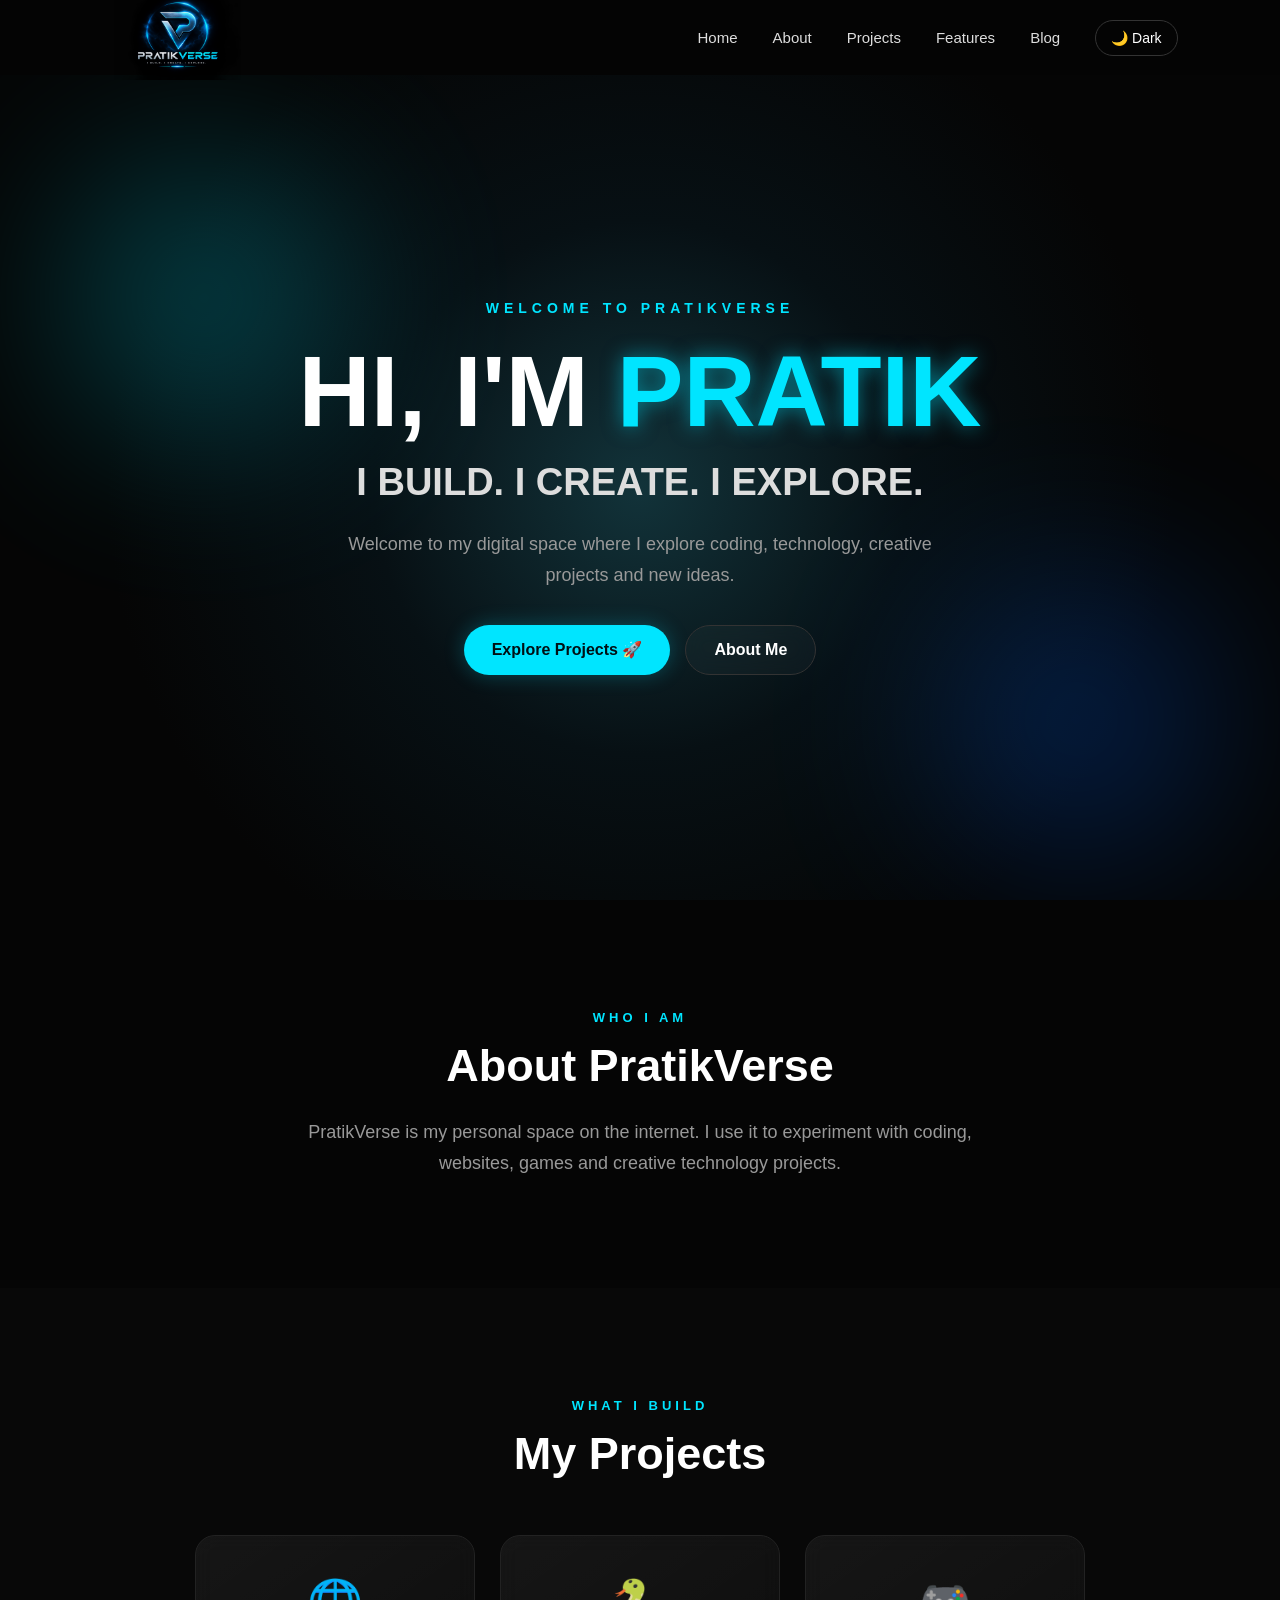
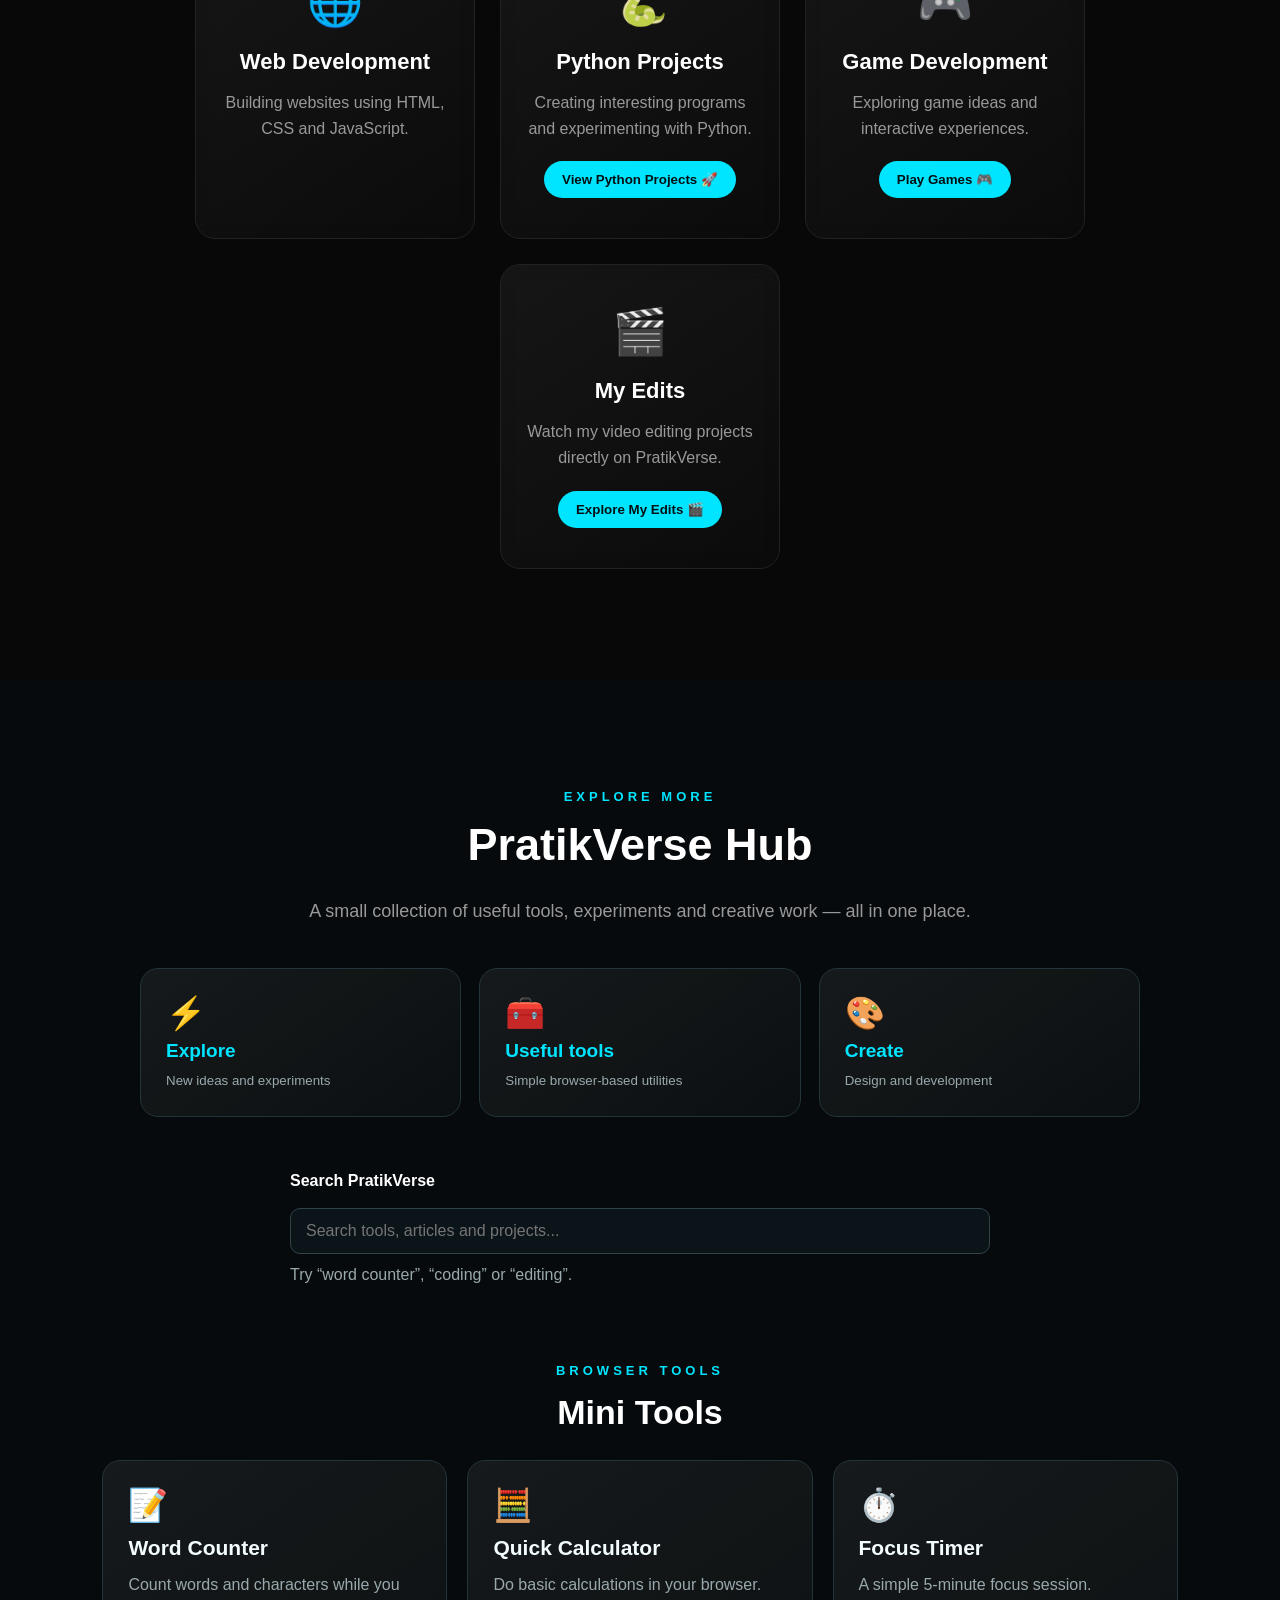
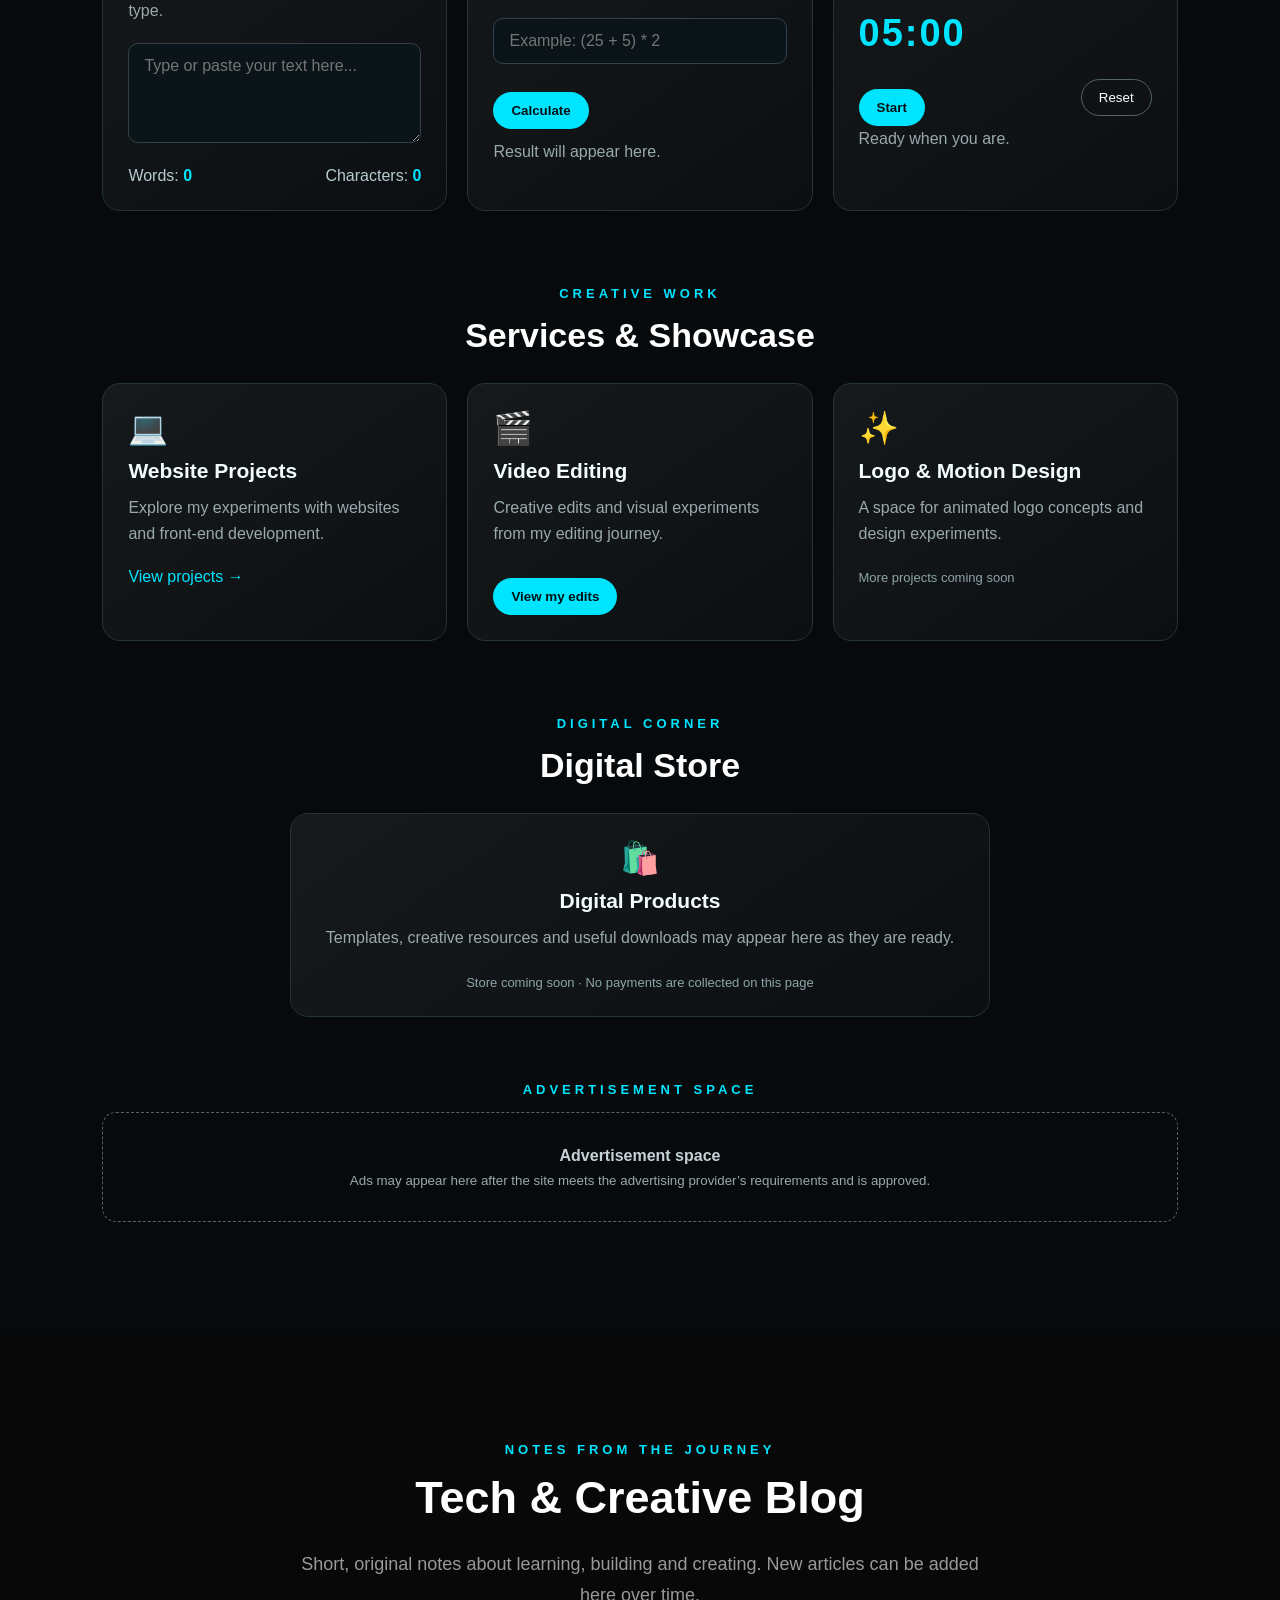
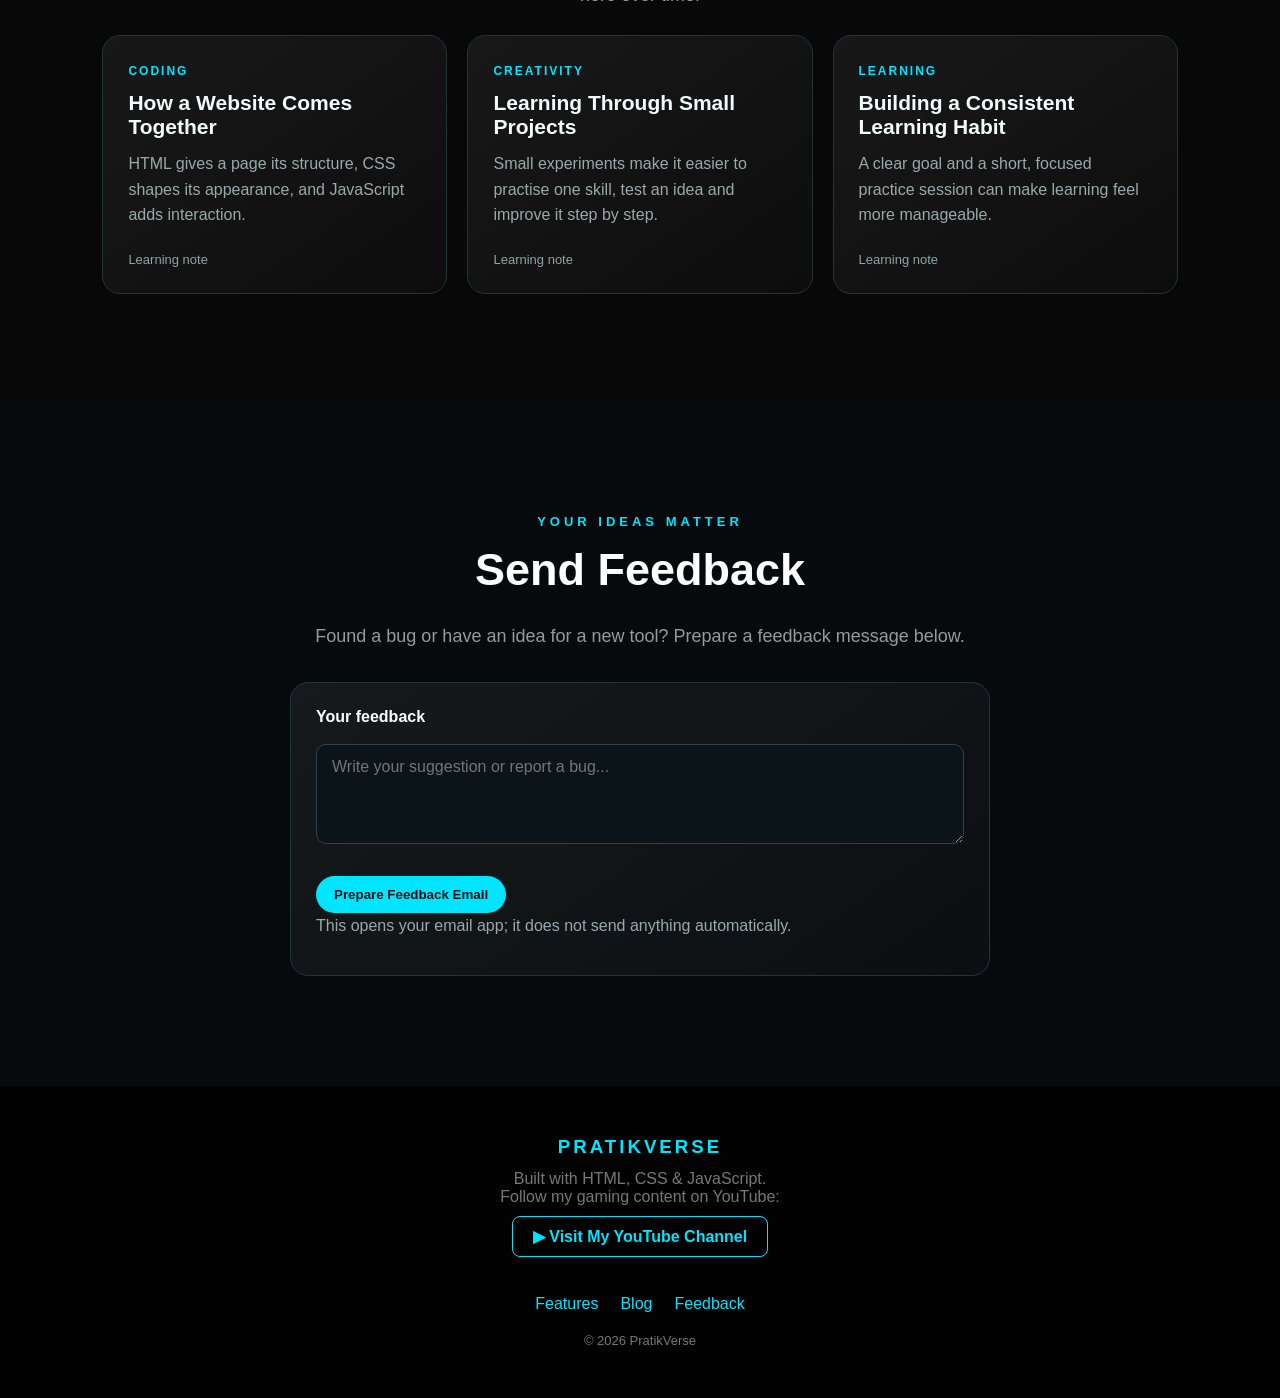
<file: index.html>
<!DOCTYPE html>
<html lang="en">

<head>
    <meta charset="UTF-8">
    <meta name="viewport" content="width=device-width, initial-scale=1.0">

    <meta name="google-site-verification" content="zQv_cp9jAKQ2hW6X0QX3kwy_JXKbbqJUjmUHsLouiAI">

    <title>PratikVerse</title>

    <!-- WEBSITE FAVICON -->
    <link rel="icon" type="image/png" href="./logo.png">

    <link rel="stylesheet" href="style.css">

    <style>
        /* NAVBAR LOGO */
        nav .logo {
            display: flex;
            align-items: center;
        }

        nav .logo img {
            width: 150px;
            height: 85px;
            object-fit: contain;
            display: block;
        }

        @media (max-width: 600px) {
            nav .logo img {
                width: 110px;
                height: 65px;
            }
        }

        /* MY EDITS GALLERY */
        .edits-modal {
            display: none;
            position: fixed;
            z-index: 9999;
            inset: 0;
            background: rgba(0, 0, 0, 0.88);
            backdrop-filter: blur(8px);
            align-items: center;
            justify-content: center;
            padding: 20px;
            overflow-y: auto;
        }

        .edits-modal-box {
            position: relative;
            width: min(100%, 1000px);
            max-height: 90vh;
            overflow-y: auto;
            padding: 28px;
            border: 1px solid #00e5ff;
            border-radius: 18px;
            background: #071014;
            color: #f4fbff;
            box-shadow: 0 0 35px rgba(0, 229, 255, 0.18);
        }

        .edits-close {
            position: sticky;
            float: right;
            top: 0;
            border: 1px solid #00e5ff;
            border-radius: 10px;
            background: #0b2027;
            color: #00e5ff;
            font-size: 28px;
            line-height: 1;
            padding: 5px 12px;
            cursor: pointer;
        }

        .edits-modal-box h2 {
            color: #00e5ff;
            margin-top: 8px;
        }

        .edits-gallery {
            display: grid;
            grid-template-columns: repeat(auto-fit, minmax(250px, 1fr));
            gap: 18px;
            margin-top: 24px;
        }

        .edit-video-card {
            border: 1px solid rgba(0, 229, 255, 0.35);
            border-radius: 14px;
            padding: 14px;
            background: rgba(0, 229, 255, 0.045);
            min-width: 0;
        }

        .edit-video-card h3 {
            margin: 0 0 8px;
            color: #f4fbff;
        }

        .edit-video-card p {
            color: #b7cbd1;
            font-size: 0.92rem;
        }

        .edit-video-card video {
            display: block;
            width: 100%;
            max-height: 420px;
            background: #000;
            border-radius: 10px;
            margin-top: 12px;
        }

        .edit-play-btn {
            border: 1px solid #00e5ff;
            border-radius: 8px;
            background: transparent;
            color: #00e5ff;
            padding: 9px 14px;
            cursor: pointer;
            font-weight: 600;
        }

        .edit-play-btn:hover {
            background: #00e5ff;
            color: #031014;
        }

        @media (max-width: 600px) {
            .edits-modal {
                padding: 10px;
            }

            .edits-modal-box {
                padding: 18px;
            }
        }
    </style>

</head>

<body>

    <!-- NAVBAR -->

    <nav>

        <div class="logo">
            <img src="logo.png" alt="PratikVerse Logo">
        </div>

        <div class="menu">

            <a href="#home">Home</a>
            <a href="#about">About</a>
            <a href="#projects">Projects</a>
            <a href="#features">Features</a>
            <a href="#blog">Blog</a>

            <button id="themeToggle" type="button">
                🌙 Dark
            </button>

        </div>

    </nav>


    <!-- HERO -->

    <section id="home" class="hero">

        <div class="glow glow-one"></div>
        <div class="glow glow-two"></div>

        <div class="hero-content">

            <p class="welcome">
                WELCOME TO PRATIKVERSE
            </p>

            <h1>
                HI, I'M <span>PRATIK</span>
            </h1>

            <h2>
                I BUILD. I CREATE. I EXPLORE.
            </h2>

            <p class="description">
                Welcome to my digital space where I explore
                coding, technology, creative projects and new ideas.
            </p>

            <div class="buttons">

                <a href="#projects" class="primary-btn">
                    Explore Projects 🚀
                </a>

                <a href="#about" class="secondary-btn">
                    About Me
                </a>

            </div>

        </div>

    </section>


    <!-- ABOUT -->

    <section id="about" class="section">

        <p class="section-label">
            WHO I AM
        </p>

        <h2>
            About PratikVerse
        </h2>

        <p class="section-text">
            PratikVerse is my personal space on the internet.
            I use it to experiment with coding, websites,
            games and creative technology projects.
        </p>

    </section>


    <!-- PROJECTS -->

    <section id="projects" class="section projects">

        <p class="section-label">
            WHAT I BUILD
        </p>

        <h2>
            My Projects
        </h2>

        <div class="cards">

            <!-- WEB DEVELOPMENT -->

            <div class="card">

                <div class="card-icon">
                    🌐
                </div>

                <h3>
                    Web Development
                </h3>

                <p>
                    Building websites using HTML, CSS and JavaScript.
                </p>

            </div>


            <!-- PYTHON PROJECTS -->

            <div class="card">

                <div class="card-icon">
                    🐍
                </div>

                <h3>
                    Python Projects
                </h3>

                <p>
                    Creating interesting programs and experimenting
                    with Python.
                </p>

                <button
                    type="button"
                    class="project-btn"
                    onclick="openPythonProjects()">

                    View Python Projects 🚀

                </button>

            </div>


            <!-- GAME DEVELOPMENT -->

            <div class="card">

                <div class="card-icon">
                    🎮
                </div>

                <h3>
                    Game Development
                </h3>

                <p>
                    Exploring game ideas and interactive experiences.
                </p>

                <button
                    type="button"
                    class="project-btn"
                    onclick="openGames()">

                    Play Games 🎮

                </button>

            </div>


            <!-- MY EDITS -->

            <div class="card">

                <div class="card-icon">
                    🎬
                </div>

                <h3>My Edits</h3>

                <p>
                    Watch my video editing projects directly on PratikVerse.
                </p>

                <button
                    type="button"
                    class="project-btn"
                    onclick="openMyEdits()">

                    Explore My Edits 🎬

                </button>

            </div>

        </div>

    </section>


    <!-- PRATIKVERSE 2.0: DASHBOARD + SEARCH -->
    <section id="features" class="section pv-section">
        <p class="section-label">EXPLORE MORE</p>
        <h2>PratikVerse Hub</h2>
        <p class="section-text">A small collection of useful tools, experiments and creative work — all in one place.</p>

        <div class="pv-dashboard">
            <article class="pv-stat"><span class="pv-stat-icon">⚡</span><strong>Explore</strong><small>New ideas and experiments</small></article>
            <article class="pv-stat"><span class="pv-stat-icon">🧰</span><strong>Useful tools</strong><small>Simple browser-based utilities</small></article>
            <article class="pv-stat"><span class="pv-stat-icon">🎨</span><strong>Create</strong><small>Design and development</small></article>
        </div>

        <div class="pv-search-wrap">
            <label for="pvSearch">Search PratikVerse</label>
            <input id="pvSearch" type="search" placeholder="Search tools, articles and projects..." autocomplete="off">
            <p id="pvSearchStatus" class="pv-muted" aria-live="polite">Try “word counter”, “coding” or “editing”.</p>
        </div>

        <div class="pv-subsection">
            <p class="section-label">BROWSER TOOLS</p>
            <h2 class="pv-subtitle">Mini Tools</h2>
            <div class="pv-tool-grid">
                <article class="pv-panel pv-searchable" data-search="word counter writing words characters text tool">
                    <div class="pv-tool-icon">📝</div><h3>Word Counter</h3>
                    <p>Count words and characters while you type.</p>
                    <textarea id="wordInput" rows="4" placeholder="Type or paste your text here..."></textarea>
                    <div class="pv-count-row"><span>Words: <strong id="wordCount">0</strong></span><span>Characters: <strong id="charCount">0</strong></span></div>
                </article>
                <article class="pv-panel pv-searchable" data-search="calculator maths calculation numbers tool">
                    <div class="pv-tool-icon">🧮</div><h3>Quick Calculator</h3>
                    <p>Do basic calculations in your browser.</p>
                    <input id="calcInput" type="text" inputmode="decimal" placeholder="Example: (25 + 5) * 2" aria-label="Calculation">
                    <button class="project-btn" id="calcButton" type="button">Calculate</button>
                    <p class="pv-result" id="calcResult" aria-live="polite">Result will appear here.</p>
                </article>
                <article class="pv-panel pv-searchable" data-search="focus timer study productivity pomodoro tool">
                    <div class="pv-tool-icon">⏱️</div><h3>Focus Timer</h3>
                    <p>A simple 5-minute focus session.</p>
                    <div id="focusTime" class="pv-timer">05:00</div>
                    <div class="pv-button-row"><button class="project-btn" id="focusStart" type="button">Start</button><button class="pv-secondary-btn" id="focusReset" type="button">Reset</button></div>
                    <p class="pv-muted" id="focusStatus" aria-live="polite">Ready when you are.</p>
                </article>
            </div>
        </div>

        <div class="pv-subsection">
            <p class="section-label">CREATIVE WORK</p><h2 class="pv-subtitle">Services & Showcase</h2>
            <div class="pv-tool-grid">
                <article class="pv-panel pv-searchable" data-search="website development coding html css javascript service">
                    <div class="pv-tool-icon">💻</div><h3>Website Projects</h3><p>Explore my experiments with websites and front-end development.</p><a class="pv-text-link" href="#projects">View projects →</a>
                </article>
                <article class="pv-panel pv-searchable" data-search="video editing creative edits design service">
                    <div class="pv-tool-icon">🎬</div><h3>Video Editing</h3><p>Creative edits and visual experiments from my editing journey.</p><button class="project-btn" type="button" onclick="openMyEdits()">View my edits</button>
                </article>
                <article class="pv-panel pv-searchable" data-search="logo design graphic design animation creative">
                    <div class="pv-tool-icon">✨</div><h3>Logo & Motion Design</h3><p>A space for animated logo concepts and design experiments.</p><span class="pv-coming">More projects coming soon</span>
                </article>
            </div>
        </div>

        <div class="pv-subsection pv-searchable" data-search="digital store products templates downloads">
            <p class="section-label">DIGITAL CORNER</p><h2 class="pv-subtitle">Digital Store</h2>
            <div class="pv-panel pv-store-panel"><div class="pv-tool-icon">🛍️</div><h3>Digital Products</h3><p>Templates, creative resources and useful downloads may appear here as they are ready.</p><span class="pv-coming">Store coming soon · No payments are collected on this page</span></div>
        </div>

        <div class="pv-subsection pv-ad-area">
            <p class="section-label">ADVERTISEMENT SPACE</p>
            <div class="pv-ad-placeholder"><span>Advertisement space</span><small>Ads may appear here after the site meets the advertising provider’s requirements and is approved.</small></div>
        </div>
    </section>

    <!-- BLOG / LEARNING NOTES -->
    <section id="blog" class="section pv-section pv-blog-section">
        <p class="section-label">NOTES FROM THE JOURNEY</p><h2>Tech & Creative Blog</h2>
        <p class="section-text">Short, original notes about learning, building and creating. New articles can be added here over time.</p>
        <div class="pv-tool-grid">
            <article class="pv-panel pv-searchable" data-search="coding beginner html css javascript website article"><span class="pv-article-tag">CODING</span><h3>How a Website Comes Together</h3><p>HTML gives a page its structure, CSS shapes its appearance, and JavaScript adds interaction.</p><span class="pv-coming">Learning note</span></article>
            <article class="pv-panel pv-searchable" data-search="creative video editing design article"><span class="pv-article-tag">CREATIVITY</span><h3>Learning Through Small Projects</h3><p>Small experiments make it easier to practise one skill, test an idea and improve it step by step.</p><span class="pv-coming">Learning note</span></article>
            <article class="pv-panel pv-searchable" data-search="productivity focus learning article"><span class="pv-article-tag">LEARNING</span><h3>Building a Consistent Learning Habit</h3><p>A clear goal and a short, focused practice session can make learning feel more manageable.</p><span class="pv-coming">Learning note</span></article>
        </div>
    </section>

    <!-- FEEDBACK -->
    <section id="feedback" class="section pv-section">
        <p class="section-label">YOUR IDEAS MATTER</p><h2>Send Feedback</h2>
        <p class="section-text">Found a bug or have an idea for a new tool? Prepare a feedback message below.</p>
        <div class="pv-panel pv-feedback-panel">
            <label for="feedbackMessage">Your feedback</label>
            <textarea id="feedbackMessage" rows="4" maxlength="1000" placeholder="Write your suggestion or report a bug..."></textarea>
            <button class="project-btn" id="feedbackButton" type="button">Prepare Feedback Email</button>
            <p id="feedbackStatus" class="pv-muted" aria-live="polite">This opens your email app; it does not send anything automatically.</p>
        </div>
    </section>

    <!-- PYTHON PROJECT POPUP -->

    <div
        id="pythonModal"
        class="python-modal"
        style="display: none;">

        <div class="python-modal-box">

            <button
                type="button"
                class="python-close"
                onclick="closePythonProjects()">

                ×

            </button>

            <div class="python-modal-icon">
                🐍
            </div>

            <h2>
                Python Projects
            </h2>

            <p>
                Here are some Python projects I am learning
                and experimenting with.
            </p>

            <div class="python-project-list">

                <div class="python-project">

                    <h3>🧮 Python Calculator</h3>

                    <p>
                        A simple calculator program built
                        with Python.
                    </p>

                </div>

                <div class="python-project">

                    <h3>🚀 App Launcher</h3>

                    <p>
                        An experimental program for launching
                        applications.
                    </p>

                </div>

                <div class="python-project">

                    <h3>🛠️ Mini Tools</h3>

                    <p>
                        Small Python programs created for
                        learning programming concepts.
                    </p>

                </div>

            </div>

        </div>

    </div>


    <!-- GAMES POPUP -->

    <div
        id="gameModal"
        class="game-modal"
        style="display: none;">

        <div class="game-modal-box">

            <button
                type="button"
                class="game-close"
                onclick="closeGames()">

                ×

            </button>

            <h2>
                🎮 PratikVerse Games
            </h2>

            <p>
                Choose a game to play!
            </p>

            <!-- GAME MENU -->

            <div
                id="gameMenu"
                class="game-menu">

                <button
                    type="button"
                    class="game-choice"
                    onclick="startTargetGameFromMenu()">

                    <span class="game-choice-icon">
                        🎯
                    </span>

                    <strong>
                        Target Clicker
                    </strong>

                    <span>
                        Test your clicking speed
                    </span>

                </button>


                <button
                    type="button"
                    class="game-choice"
                    onclick="startSnakeGame()">

                    <span class="game-choice-icon">
                        🐍
                    </span>

                    <strong>
                        Snake Game
                    </strong>

                    <span>
                        Eat food and grow the snake
                    </span>

                </button>

            </div>


            <!-- TARGET CLICKER GAME -->

            <div
                id="targetGame"
                class="game-screen"
                style="display: none;">

                <button
                    type="button"
                    class="back-game-btn"
                    onclick="showGameMenu()">

                    ← Games

                </button>

                <h2>
                    🎯 Target Clicker
                </h2>

                <div class="game-stats">

                    <span>
                        Score:
                        <strong id="targetScore">0</strong>
                    </span>

                    <span>
                        Time:
                        <strong id="targetTime">30</strong>
                        s
                    </span>

                </div>

                <div
                    id="gameArea"
                    class="game-area">

                    <button
                        type="button"
                        id="gameTarget"
                        class="game-target"
                        onclick="hitTarget()">

                        🎯

                    </button>

                </div>

            </div>


            <!-- SNAKE GAME -->

            <div
                id="snakeGame"
                class="game-screen"
                style="display: none;">

                <button
                    type="button"
                    class="back-game-btn"
                    onclick="showGameMenu()">

                    ← Games

                </button>

                <h2>
                    🐍 Snake Game
                </h2>

                <div class="snake-score">

                    Score:

                    <strong id="snakeScore">0</strong>

                </div>

                <canvas
                    id="snakeCanvas"
                    width="400"
                    height="400">
                </canvas>

                <p class="snake-controls">
                    Use ⬆️ ⬇️ ⬅️ ➡️ to move
                </p>

                <button
                    type="button"
                    class="project-btn"
                    onclick="restartSnakeGame()">

                    🔄 Restart

                </button>

            </div>

        </div>

    </div>


    <!-- MY EDITS VIDEO GALLERY -->

    <div
        id="editsModal"
        class="edits-modal"
        style="display: none;">

        <div class="edits-modal-box">

            <button
                type="button"
                class="edits-close"
                onclick="closeMyEdits()"
                aria-label="Close My Edits">

                &times;

            </button>

            <h2>🎬 My Edits</h2>

            <p>
                Watch my video editing projects right here on PratikVerse.
            </p>

            <div class="edits-gallery">

                <article class="edit-video-card">

                    <h3>Pratik Edit 01</h3>

                    <p>My video edit</p>

                    <video controls playsinline preload="metadata">

                        <source
                            src="./Pratik_edit%20(3).mp4"
                            type="video/mp4">

                        Your browser does not support HTML video.

                    </video>

                </article>

            </div>

        </div>

    </div>


    <!-- FOOTER -->

    <footer>

        <h3>
            PRATIKVERSE
        </h3>

        <p>
            Built with HTML, CSS & JavaScript.
        </p>

        <p>
            Follow my gaming content on YouTube:
        </p>

        <a
            href="https://www.youtube.com/@bidigamez27"
            target="_blank"
            rel="noopener noreferrer"
            style="
                display: inline-block;
                margin: 10px 0 18px;
                padding: 10px 20px;
                border: 1px solid #00e5ff;
                border-radius: 8px;
                color: #00e5ff;
                text-decoration: none;
                font-weight: 600;
            ">

            ▶ Visit My YouTube Channel

        </a>

        <div class="pv-footer-links"><a href="#features">Features</a><a href="#blog">Blog</a><a href="#feedback">Feedback</a></div>

        <p class="copyright">
            © 2026 PratikVerse
        </p>

    </footer>


    <!-- JAVASCRIPT -->

    <script src="script.js"></script>

</body>

</html>
</file>
<file: style.css>
/* =================================

   GLOBAL RESET

================================= */



* {

    margin: 0;

    padding: 0;

    box-sizing: border-box;

}



html {

    scroll-behavior: smooth;

}



body {

    font-family: Arial, sans-serif;

    background: #050505;

    color: white;

    transition: background 0.4s ease, color 0.4s ease;

}





/* =================================

   NAVBAR

================================= */



nav {

    height: 75px;

    padding: 0 8%;



    display: flex;

    align-items: center;

    justify-content: space-between;



    background: rgba(5, 5, 5, 0.85);

    backdrop-filter: blur(15px);



    position: sticky;

    top: 0;



    z-index: 100;



    transition: background 0.4s ease;

}



.logo {

    font-size: 23px;

    font-weight: bold;

    letter-spacing: 3px;

    color: #00e5ff;

}



.menu {

    display: flex;

    gap: 35px;

    align-items: center;

}



.menu a {

    color: #ddd;

    text-decoration: none;

    font-size: 15px;

    transition: 0.3s;

}



.menu a:hover {

    color: #00e5ff;

}





/* =================================

   THEME BUTTON

================================= */



#themeToggle {

    padding: 9px 15px;



    border: 1px solid #333;

    border-radius: 20px;



    background: transparent;

    color: white;



    cursor: pointer;



    font-size: 14px;



    transition: 0.3s;

}



#themeToggle:hover {

    border-color: #00e5ff;

    color: #00e5ff;

}





/* =================================

   HERO

================================= */



.hero {

    min-height: calc(100vh - 75px);



    display: flex;

    justify-content: center;

    align-items: center;



    text-align: center;



    padding: 50px 20px;



    position: relative;

    overflow: hidden;



    background:

        radial-gradient(

            circle at center,

            #12333a 0%,

            #071014 35%,

            #050505 70%

        );



    transition: background 0.4s ease;

}



.hero-content {

    position: relative;

    z-index: 5;



    max-width: 850px;



    animation: fadeUp 1.2s ease;

}



.welcome {

    color: #00e5ff;



    letter-spacing: 5px;



    font-size: 14px;

    font-weight: bold;



    margin-bottom: 25px;

}



.hero h1 {

    font-size: clamp(55px, 9vw, 100px);



    line-height: 1;



    margin-bottom: 20px;

}



.hero h1 span {

    color: #00e5ff;



    text-shadow:

        0 0 20px rgba(0, 229, 255, 0.5);

}



.hero h2 {

    font-size: clamp(20px, 4vw, 38px);



    color: #ddd;



    margin-bottom: 25px;

}



.description {

    max-width: 650px;



    margin: auto;



    color: #999;



    font-size: 18px;



    line-height: 1.7;

}





/* =================================

   HERO BUTTONS

================================= */



.buttons {

    margin-top: 35px;



    display: flex;

    justify-content: center;



    gap: 15px;



    flex-wrap: wrap;

}



.primary-btn,

.secondary-btn {

    padding: 15px 28px;



    border-radius: 30px;



    text-decoration: none;



    font-weight: bold;



    transition: 0.3s;

}



.primary-btn {

    background: #00e5ff;



    color: #001014;



    box-shadow:

        0 0 20px rgba(0, 229, 255, 0.25);

}



.primary-btn:hover {

    transform: translateY(-4px) scale(1.03);



    box-shadow:

        0 0 35px rgba(0, 229, 255, 0.55);

}



.secondary-btn {

    border: 1px solid #333;



    color: white;



    background: rgba(255, 255, 255, 0.03);



    backdrop-filter: blur(10px);

}



.secondary-btn:hover {

    border-color: #00e5ff;



    color: #00e5ff;



    transform: translateY(-4px);

}





/* =================================

   GLOWING CIRCLES

================================= */



.glow {

    position: absolute;



    width: 280px;

    height: 280px;



    border-radius: 50%;



    filter: blur(90px);



    opacity: 0.25;



    pointer-events: none;

}



.glow-one {

    background: #00e5ff;



    left: 5%;

    top: 10%;



    animation:

        floatOne 6s infinite alternate ease-in-out;

}



.glow-two {

    background: #0066ff;



    right: 5%;

    bottom: 5%;



    animation:

        floatTwo 7s infinite alternate ease-in-out;

}





/* =================================

   SECTIONS

================================= */



.section {

    padding: 110px 8%;



    text-align: center;



    transition:

        background 0.4s ease,

        color 0.4s ease;

}



.section-label {

    color: #00e5ff;



    letter-spacing: 4px;



    font-size: 13px;



    font-weight: bold;



    margin-bottom: 15px;

}



.section h2 {

    font-size: 45px;



    margin-bottom: 25px;

}



.section-text {

    max-width: 700px;



    margin: auto;



    color: #999;



    font-size: 18px;



    line-height: 1.7;

}





/* =================================

   PROJECTS

================================= */



.projects {

    background: #080808;

}



.cards {

    margin-top: 55px;



    display: flex;



    justify-content: center;



    gap: 25px;



    flex-wrap: wrap;

}



.card {

    width: 280px;



    padding: 40px 25px;



    background:

        linear-gradient(

            145deg,

            rgba(255, 255, 255, 0.06),

            rgba(255, 255, 255, 0.015)

        );



    border: 1px solid #222;



    border-radius: 20px;



    transition: 0.4s;



    backdrop-filter: blur(10px);

}



.card:hover {

    transform:

        translateY(-12px)

        scale(1.03);



    border-color: #00e5ff;



    box-shadow:

        0 15px 40px rgba(0, 229, 255, 0.12);

}



.card-icon {

    font-size: 45px;



    margin-bottom: 20px;

}



.card h3 {

    font-size: 22px;



    margin-bottom: 15px;

}



.card p {

    color: #999;



    line-height: 1.6;

}





/* =================================

   PROJECT BUTTON

================================= */



.project-btn {

    margin-top: 20px;



    padding: 11px 18px;



    border: none;



    border-radius: 20px;



    background: #00e5ff;



    color: #001014;



    font-weight: bold;



    cursor: pointer;



    transition: 0.3s;

}



.project-btn:hover {

    transform: translateY(-3px);



    box-shadow:

        0 0 20px rgba(0, 229, 255, 0.4);

}





/* =================================

   PYTHON PROJECT POPUP

================================= */



.python-modal {

    display: none;



    position: fixed;



    inset: 0;



    z-index: 9999;



    align-items: center;

    justify-content: center;



    padding: 20px;



    background:

        rgba(0, 0, 0, 0.75);



    backdrop-filter: blur(8px);

}



.python-modal-box {

    position: relative;



    width: min(600px, 95%);



    max-height: 85vh;



    overflow-y: auto;



    padding: 40px;



    border-radius: 25px;



    background: #101820;



    border: 1px solid #00e5ff;



    box-shadow:

        0 0 50px rgba(0, 229, 255, 0.2);



    color: white;



    text-align: center;



    animation: popupIn 0.3s ease;

}



.python-modal-icon {

    font-size: 55px;



    margin-bottom: 15px;

}



.python-modal-box h2 {

    color: #00e5ff;



    font-size: 32px;



    margin-bottom: 15px;

}



.python-modal-box > p {

    color: #aaa;



    line-height: 1.6;



    margin-bottom: 25px;

}



.python-project-list {

    display: grid;



    gap: 15px;

}



.python-project {

    padding: 20px;



    text-align: left;



    background:

        rgba(255, 255, 255, 0.05);



    border: 1px solid #252f36;



    border-radius: 15px;



    transition: 0.3s;

}



.python-project:hover {

    border-color: #00e5ff;



    transform:

        translateY(-3px);

}



.python-project h3 {

    margin-bottom: 8px;



    color: white;

}



.python-project p {

    color: #999;



    line-height: 1.5;

}



.python-close {

    position: absolute;



    top: 15px;

    right: 20px;



    width: 35px;

    height: 35px;



    border: none;



    border-radius: 50%;



    background: transparent;



    color: white;



    font-size: 28px;



    cursor: pointer;



    transition: 0.3s;

}



.python-close:hover {

    background: #00e5ff;



    color: #001014;

}





/* =================================

   GAMES MODAL

================================= */



.game-modal {

    display: none;



    position: fixed;



    inset: 0;



    z-index: 9999;



    align-items: center;

    justify-content: center;



    padding: 20px;



    background:

        rgba(0, 0, 0, 0.85);



    backdrop-filter: blur(10px);

}



.game-modal-box {

    position: relative;



    width: min(760px, 95vw);



    max-height: 90vh;



    overflow-y: auto;



    padding: 35px;



    background:

        linear-gradient(

            145deg,

            #101b20,

            #050809

        );



    border: 1px solid #00e5ff;



    border-radius: 24px;



    text-align: center;



    box-shadow:

        0 0 50px rgba(0, 229, 255, 0.2);



    animation: popupIn 0.3s ease;

}



.game-modal-box > h2 {

    color: #00e5ff;



    font-size: 32px;



    margin-bottom: 10px;

}



.game-modal-box > p {

    color: #999;



    margin-bottom: 25px;

}





/* =================================

   GAME CLOSE BUTTON

================================= */



.game-close {

    position: absolute;



    right: 18px;

    top: 12px;



    width: 38px;

    height: 38px;



    border: none;



    background: transparent;



    color: white;



    font-size: 32px;



    cursor: pointer;



    transition: 0.3s;

}



.game-close:hover {

    color: #00e5ff;



    transform: rotate(90deg);

}





/* =================================

   GAME MENU

================================= */



.game-menu {

    display: grid;



    grid-template-columns:

        repeat(2, 1fr);



    gap: 20px;



    margin-top: 25px;

}



.game-choice {

    min-height: 180px;



    padding: 25px;



    border: 1px solid #25343a;



    border-radius: 20px;



    background:

        linear-gradient(

            145deg,

            rgba(255,255,255,0.06),

            rgba(255,255,255,0.02)

        );



    color: white;



    cursor: pointer;



    display: flex;



    flex-direction: column;



    align-items: center;



    justify-content: center;



    gap: 10px;



    transition: 0.3s;

}



.game-choice:hover {

    transform:

        translateY(-7px)

        scale(1.02);



    border-color: #00e5ff;



    box-shadow:

        0 0 30px rgba(0, 229, 255, 0.15);

}



.game-choice-icon {

    font-size: 55px;

}



.game-choice strong {

    font-size: 21px;



    color: #00e5ff;

}



.game-choice span:last-child {

    color: #999;



    font-size: 14px;

}





/* =================================

   GAME SCREEN

================================= */



.game-screen {

    width: 100%;



    margin-top: 10px;

}



.game-screen h2 {

    color: #00e5ff;



    font-size: 30px;



    margin: 15px 0 20px;

}





/* =================================

   BACK TO GAMES

================================= */



.back-game-btn {

    display: block;



    border: 1px solid #333;



    border-radius: 20px;



    padding: 8px 15px;



    background: transparent;



    color: white;



    cursor: pointer;



    transition: 0.3s;

}



.back-game-btn:hover {

    border-color: #00e5ff;



    color: #00e5ff;

}





/* =================================

   GAME STATS

================================= */



.game-stats {

    display: flex;



    justify-content: center;



    gap: 60px;



    margin-bottom: 20px;



    font-size: 18px;

}



.game-stats span {

    color: #ddd;

}



.game-stats strong {

    color: #00e5ff;



    font-size: 24px;

}





/* =================================

   TARGET GAME AREA

================================= */



.game-area {

    position: relative;



    width: 100%;



    height: 350px;



    overflow: hidden;



    border: 1px solid #1d3940;



    border-radius: 18px;



    background:

        radial-gradient(

            circle at center,

            #102a30,

            #050909

        );

}





/* =================================

   TARGET

================================= */



.game-target {

    position: absolute;



    width: 65px;

    height: 65px;



    border-radius: 50%;



    border: 2px solid #00e5ff;



    background: #071b20;



    color: white;



    font-size: 30px;



    cursor: pointer;



    display: flex;



    align-items: center;

    justify-content: center;



    transition:

        transform 0.1s;



    box-shadow:

        0 0 20px rgba(0, 229, 255, 0.5);

}



.game-target:hover {

    transform: scale(1.15);



    box-shadow:

        0 0 35px rgba(0, 229, 255, 0.8);

}



.game-target:active {

    transform: scale(0.85);

}





/* =================================

   SNAKE GAME

================================= */



.snake-score {

    margin-bottom: 15px;



    color: #ddd;



    font-size: 20px;

}



.snake-score strong {

    color: #00e5ff;



    font-size: 25px;

}



#snakeCanvas {

    display: block;



    width: 400px;

    height: 400px;



    max-width: 100%;



    margin: 0 auto;



    border: 2px solid #00e5ff;



    border-radius: 12px;



    background: #050909;



    box-shadow:

        0 0 30px rgba(0, 229, 255, 0.15);

}



.snake-controls {

    margin-top: 15px;



    color: #999;



    font-size: 14px;

}





/* =================================

   FOOTER

================================= */



footer {

    padding: 50px 20px;



    text-align: center;



    background: #020202;



    transition:

        background 0.4s ease,

        color 0.4s ease;

}



footer h3 {

    color: #00e5ff;



    letter-spacing: 3px;



    margin-bottom: 12px;

}



footer p {

    color: #777;

}



footer .copyright {

    margin-top: 20px;



    font-size: 13px;

}





/* =================================

   LIGHT MODE

================================= */



body.light-mode {

    background: #f5f7fb;



    color: #111827;

}



body.light-mode nav {

    background:

        rgba(255, 255, 255, 0.92);

}



body.light-mode .menu a {

    color: #333;

}



body.light-mode .menu a:hover {

    color: #008fa3;

}



body.light-mode #themeToggle {

    background: #111827;



    color: white;



    border-color: #111827;

}



body.light-mode #themeToggle:hover {

    background: #008fa3;



    border-color: #008fa3;



    color: white;

}



body.light-mode .hero {

    background:

        radial-gradient(

            circle at center,

            #d9f7fb 0%,

            #eef9fb 40%,

            #f5f7fb 75%

        );

}



body.light-mode .hero h1 {

    color: #111827;

}



body.light-mode .hero h1 span {

    color: #008fa3;



    text-shadow: none;

}



body.light-mode .hero h2 {

    color: #333;

}



body.light-mode .description {

    color: #4b5563;

}



body.light-mode .secondary-btn {

    border-color: #bbb;



    color: #111827;



    background:

        rgba(255, 255, 255, 0.7);

}



body.light-mode .secondary-btn:hover {

    border-color: #008fa3;



    color: #008fa3;

}



body.light-mode .section {

    background: #f5f7fb;

}



body.light-mode .section-text {

    color: #4b5563;

}



body.light-mode .projects {

    background: #eef1f6;

}



body.light-mode .card {

    background: white;



    border-color: #d8dde5;



    color: #111827;

}



body.light-mode .card h3 {

    color: #111827;

}



body.light-mode .card p {

    color: #4b5563;

}



body.light-mode footer {

    background: #e1e5ec;

}



body.light-mode footer p {

    color: #555;

}





/* =================================

   ANIMATIONS

================================= */



@keyframes fadeUp {



    from {

        opacity: 0;



        transform:

            translateY(30px);

    }



    to {

        opacity: 1;



        transform:

            translateY(0);

    }

}



@keyframes floatOne {



    from {

        transform:

            translate(0, 0);

    }



    to {

        transform:

            translate(220px, 120px);

    }

}



@keyframes floatTwo {



    from {

        transform:

            translate(0, 0);

    }



    to {

        transform:

            translate(-220px, -120px);

    }

}



@keyframes popupIn {



    from {

        opacity: 0;



        transform:

            scale(0.9);

    }



    to {

        opacity: 1;



        transform:

            scale(1);

    }

}





/* =================================

   MOBILE

================================= */



@media (max-width: 700px) {



    nav {

        padding: 0 5%;

    }



    .logo {

        font-size: 18px;

    }



    .menu {

        gap: 12px;

    }



    .menu a {

        font-size: 13px;

    }



    #themeToggle {

        padding: 7px 10px;



        font-size: 12px;

    }



    .section {

        padding: 80px 6%;

    }



    .section h2 {

        font-size: 35px;

    }



    .game-modal-box {

        padding: 25px 15px;

    }



    .game-menu {

        grid-template-columns: 1fr;

    }



    .game-area {

        height: 300px;

    }



    .game-stats {

        gap: 25px;

    }



    #snakeCanvas {

        width: 100%;

        height: auto;

    }



    .python-modal-box {

        padding: 35px 20px;

    }

}


/* ========================================
   PRATIKVERSE 2.0 - NEW FEATURES
======================================== */
.pv-section { background: #060a0c; }
.pv-subsection { max-width: 1100px; margin: 75px auto 0; }
.pv-subtitle { font-size: 34px !important; margin: 8px 0 28px !important; }
.pv-dashboard { max-width: 1000px; margin: 42px auto 55px; display: grid; grid-template-columns: repeat(3,1fr); gap: 18px; }
.pv-stat, .pv-panel { background: linear-gradient(145deg,rgba(255,255,255,.065),rgba(255,255,255,.018)); border: 1px solid #23343a; border-radius: 18px; padding: 25px; text-align: left; transition: .3s; }
.pv-stat:hover, .pv-panel:hover { border-color: #00e5ff; transform: translateY(-4px); }
.pv-stat { display: flex; flex-direction: column; gap: 8px; }
.pv-stat-icon, .pv-tool-icon { font-size: 32px; }
.pv-stat strong { color: #00e5ff; font-size: 19px; }
.pv-stat small, .pv-muted, .pv-panel p { color: #9aa9ad; line-height: 1.6; }
.pv-search-wrap { max-width: 700px; margin: 0 auto; text-align: left; }
.pv-search-wrap label, .pv-feedback-panel label { display: block; margin-bottom: 10px; font-weight: 700; }
.pv-search-wrap input, .pv-panel input, .pv-panel textarea, .pv-feedback-panel textarea { width: 100%; padding: 13px 15px; margin: 8px 0; border: 1px solid #30434a; border-radius: 10px; background: #0b1418; color: #fff; font: inherit; outline: none; }
.pv-search-wrap input:focus, .pv-panel input:focus, .pv-panel textarea:focus, .pv-feedback-panel textarea:focus { border-color: #00e5ff; }
.pv-tool-grid { display: grid; grid-template-columns: repeat(3,minmax(0,1fr)); gap: 20px; margin-top: 25px; text-align: left; }
.pv-panel h3 { margin: 12px 0; color: #f3fcff; font-size: 21px; }
.pv-panel p { margin-bottom: 12px; }
.pv-count-row, .pv-button-row { display: flex; justify-content: space-between; align-items: center; gap: 12px; flex-wrap: wrap; margin-top: 12px; color: #b7cbd1; }
.pv-count-row strong, .pv-timer { color: #00e5ff; }
.pv-result { min-height: 28px; margin-top: 10px; overflow-wrap: anywhere; }
.pv-timer { font-size: 38px; font-weight: 800; letter-spacing: 2px; margin: 14px 0; }
.pv-secondary-btn { padding: 10px 17px; border: 1px solid #52636a; border-radius: 20px; color: white; background: transparent; cursor: pointer; }
.pv-secondary-btn:hover, .pv-text-link:hover { border-color: #00e5ff; color: #00e5ff; }
.pv-text-link { display: inline-block; margin-top: 10px; color: #00e5ff; text-decoration: none; }
.pv-coming { display: inline-block; margin-top: 12px; color: #8da4aa; font-size: 13px; }
.pv-store-panel { max-width: 700px; margin: 0 auto; text-align: center; }
.pv-ad-area { margin-top: 65px; }
.pv-ad-placeholder { min-height: 110px; border: 1px dashed #52636a; border-radius: 14px; display: flex; flex-direction: column; align-items: center; justify-content: center; gap: 8px; color: #9aa9ad; padding: 20px; }
.pv-ad-placeholder span { color: #c5d2d6; font-weight: 700; }
.pv-ad-placeholder small { text-align: center; max-width: 600px; }
.pv-blog-section { background: #080808; }
.pv-article-tag { color: #00e5ff; letter-spacing: 2px; font-size: 12px; font-weight: 700; }
.pv-feedback-panel { max-width: 700px; margin: 30px auto 0; }
.pv-footer-links { display: flex; justify-content: center; gap: 22px; flex-wrap: wrap; margin: 20px 0; }
.pv-footer-links a { color: #00e5ff; text-decoration: none; }
.pv-hidden-search { display: none !important; }
body.light-mode .pv-section, body.light-mode .pv-blog-section { background: #f5f7fb; }
body.light-mode .pv-stat, body.light-mode .pv-panel { background: #fff; border-color: #d8dde5; color: #111827; }
body.light-mode .pv-panel h3, body.light-mode .pv-search-wrap label, body.light-mode .pv-feedback-panel label { color: #111827; }
body.light-mode .pv-panel p, body.light-mode .pv-muted, body.light-mode .pv-stat small { color: #4b5563; }
body.light-mode .pv-search-wrap input, body.light-mode .pv-panel input, body.light-mode .pv-panel textarea, body.light-mode .pv-feedback-panel textarea { background: #fff; color: #111827; border-color: #cbd5e1; }
body.light-mode .pv-ad-placeholder { border-color: #9ca3af; color: #4b5563; }
@media (max-width: 850px) { .pv-tool-grid { grid-template-columns: repeat(2,minmax(0,1fr)); } }
@media (max-width: 700px) { .pv-dashboard, .pv-tool-grid { grid-template-columns: 1fr; } .pv-subsection { margin-top: 55px; } .pv-subtitle { font-size: 29px !important; } .pv-stat { padding: 20px; } }

/* NAVIGATION WRAP FOR THE EXPANDED MENU */
@media (max-width: 700px) {
    nav {
        height: auto;
        min-height: 75px;
        padding: 10px 5%;
        flex-wrap: wrap;
        gap: 8px;
    }
    nav .menu {
        flex-wrap: wrap;
        justify-content: flex-end;
        gap: 10px;
    }
}
</file>
